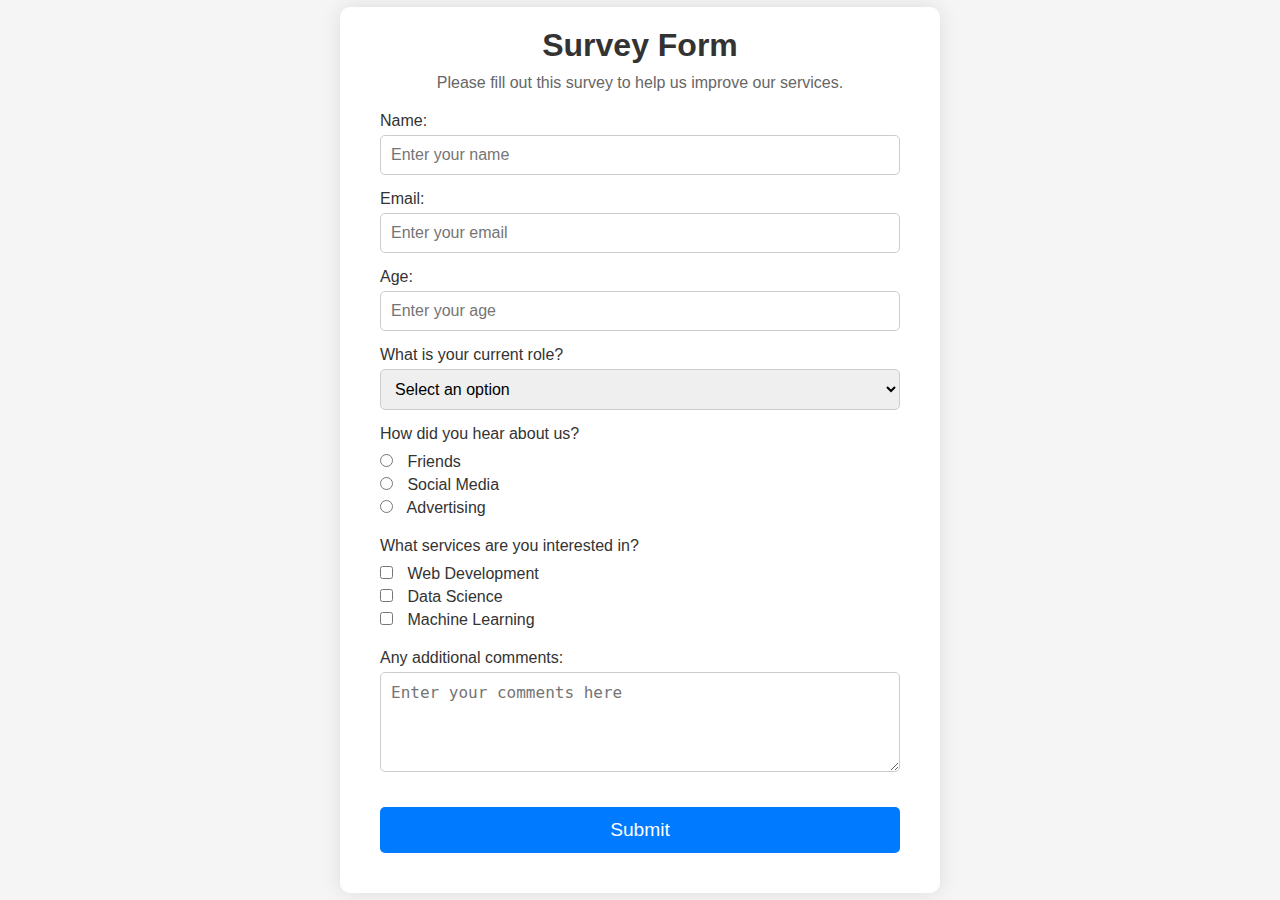
<file: 01-survey-form/index.html>
<!DOCTYPE html>
<html lang="en">
  <head>
    <meta charset="UTF-8" />
    <meta name="viewport" content="width=device-width, initial-scale=1.0" />
    <title>Survey Form</title>
    <link rel="stylesheet" href="styles.css" />
  </head>
  <body>
    <div class="container">
      <h1 id="title" class="title">Survey Form</h1>

      <p id="description" class="description">
        Please fill out this survey to help us improve our services.
      </p>

      <form id="survey-form" class="survey-form">
        <div class="form-group">
          <label id="name-label" for="name">Name:</label>
          <input
            type="text"
            id="name"
            class="form-input"
            name="name"
            placeholder="Enter your name"
            required
          />
        </div>

        <div class="form-group">
          <label id="email-label" for="email">Email:</label>
          <input
            type="email"
            id="email"
            class="form-input"
            name="email"
            placeholder="Enter your email"
            required
          />
        </div>

        <div class="form-group">
          <label id="number-label" for="number">Age:</label>
          <input
            type="number"
            id="number"
            class="form-input"
            name="age"
            min="10"
            max="100"
            placeholder="Enter your age"
            required
          />
        </div>

        <div class="form-group">
          <label for="dropdown">What is your current role?</label>
          <select id="dropdown" class="form-select" name="role" required>
            <option value="">Select an option</option>
            <option value="student">Student</option>
            <option value="professional">Professional</option>
            <option value="other">Other</option>
          </select>
        </div>

        <div class="form-group">
          <p class="referral-title">How did you hear about us?</p>
          <label
            ><input type="radio" name="referral" value="friends" required />
            Friends</label
          >
          <label
            ><input type="radio" name="referral" value="social_media" /> Social
            Media</label
          >
          <label
            ><input type="radio" name="referral" value="advertising" />
            Advertising</label
          >
        </div>

        <div class="form-group">
          <p class="referral-title">What services are you interested in?</p>
          <label
            ><input type="checkbox" name="interest" value="web_development" />
            Web Development</label
          >
          <label
            ><input type="checkbox" name="interest" value="data_science" /> Data
            Science</label
          >
          <label
            ><input type="checkbox" name="interest" value="machine_learning" />
            Machine Learning</label
          >
        </div>

        <div class="form-group">
          <label for="comments">Any additional comments:</label>
          <textarea
            id="comments"
            class="form-textarea"
            name="comments"
            placeholder="Enter your comments here"
          ></textarea>
        </div>

        <button id="submit" class="submit-button" type="submit">Submit</button>
      </form>
    </div>
  </body>
</html>
</file>
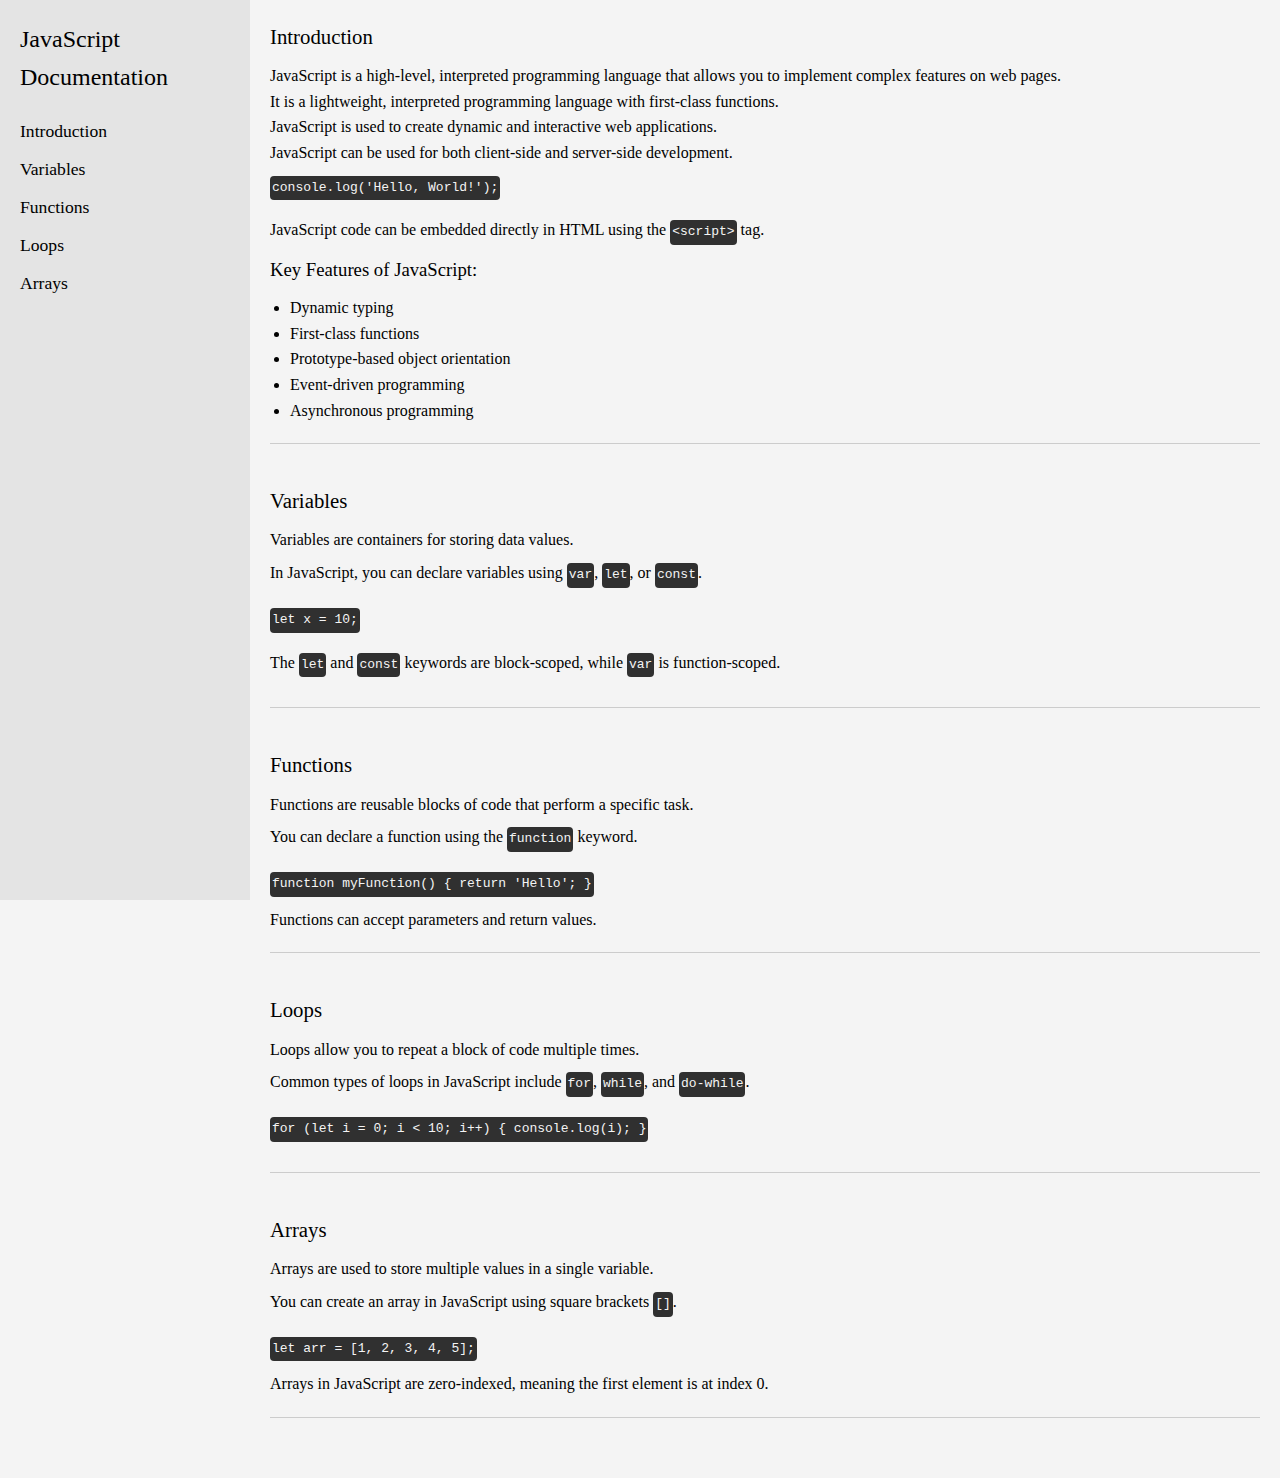
<file: 03-technical-documentation-page/index.html>
<!DOCTYPE html>
<html lang="en">
  <head>
    <meta charset="UTF-8" />
    <meta name="viewport" content="width=device-width, initial-scale=1.0" />
    <title>Technical Documentation</title>
    <link rel="stylesheet" href="./styles.css" />
  </head>
  <body>
    <header>
      <nav id="navbar" class="navbar">
        <header>JavaScript Documentation</header>
        <ul>
          <li><a href="#introduction" class="nav-link">Introduction</a></li>
          <li><a href="#variables" class="nav-link">Variables</a></li>
          <li><a href="#functions" class="nav-link">Functions</a></li>
          <li><a href="#loops" class="nav-link">Loops</a></li>
          <li><a href="#arrays" class="nav-link">Arrays</a></li>
        </ul>
      </nav>
    </header>

    <main id="main-doc">
      <section id="introduction" class="main-section">
        <header>Introduction</header>
        <p>
          JavaScript is a high-level, interpreted programming language that
          allows you to implement complex features on web pages.
        </p>
        <p>
          It is a lightweight, interpreted programming language with first-class
          functions.
        </p>
        <p>
          JavaScript is used to create dynamic and interactive web applications.
        </p>
        <p>
          JavaScript can be used for both client-side and server-side
          development.
        </p>
        <code>console.log('Hello, World!');</code>
        <p>
          JavaScript code can be embedded directly in HTML using the
          <code>&lt;script&gt;</code> tag.
        </p>
        <h3>Key Features of JavaScript:</h3>
        <ul>
          <li>Dynamic typing</li>
          <li>First-class functions</li>
          <li>Prototype-based object orientation</li>
          <li>Event-driven programming</li>
          <li>Asynchronous programming</li>
        </ul>
      </section>

      <section id="variables" class="main-section">
        <header>Variables</header>
        <p>Variables are containers for storing data values.</p>
        <p>
          In JavaScript, you can declare variables using <code>var</code>,
          <code>let</code>, or <code>const</code>.
        </p>
        <code>let x = 10;</code>
        <p>
          The <code>let</code> and <code>const</code> keywords are block-scoped,
          while <code>var</code> is function-scoped.
        </p>
      </section>

      <section id="functions" class="main-section">
        <header>Functions</header>
        <p>
          Functions are reusable blocks of code that perform a specific task.
        </p>
        <p>
          You can declare a function using the <code>function</code> keyword.
        </p>
        <code>function myFunction() { return 'Hello'; }</code>
        <p>Functions can accept parameters and return values.</p>
      </section>

      <section id="loops" class="main-section">
        <header>Loops</header>
        <p>Loops allow you to repeat a block of code multiple times.</p>
        <p>
          Common types of loops in JavaScript include <code>for</code>,
          <code>while</code>, and <code>do-while</code>.
        </p>
        <code>for (let i = 0; i &lt; 10; i++) { console.log(i); }</code>
      </section>

      <section id="arrays" class="main-section">
        <header>Arrays</header>
        <p>Arrays are used to store multiple values in a single variable.</p>
        <p>
          You can create an array in JavaScript using square brackets
          <code>[]</code>.
        </p>
        <code>let arr = [1, 2, 3, 4, 5];</code>
        <p>
          Arrays in JavaScript are zero-indexed, meaning the first element is at
          index 0.
        </p>
      </section>
    </main>
  </body>
</html>
</file>
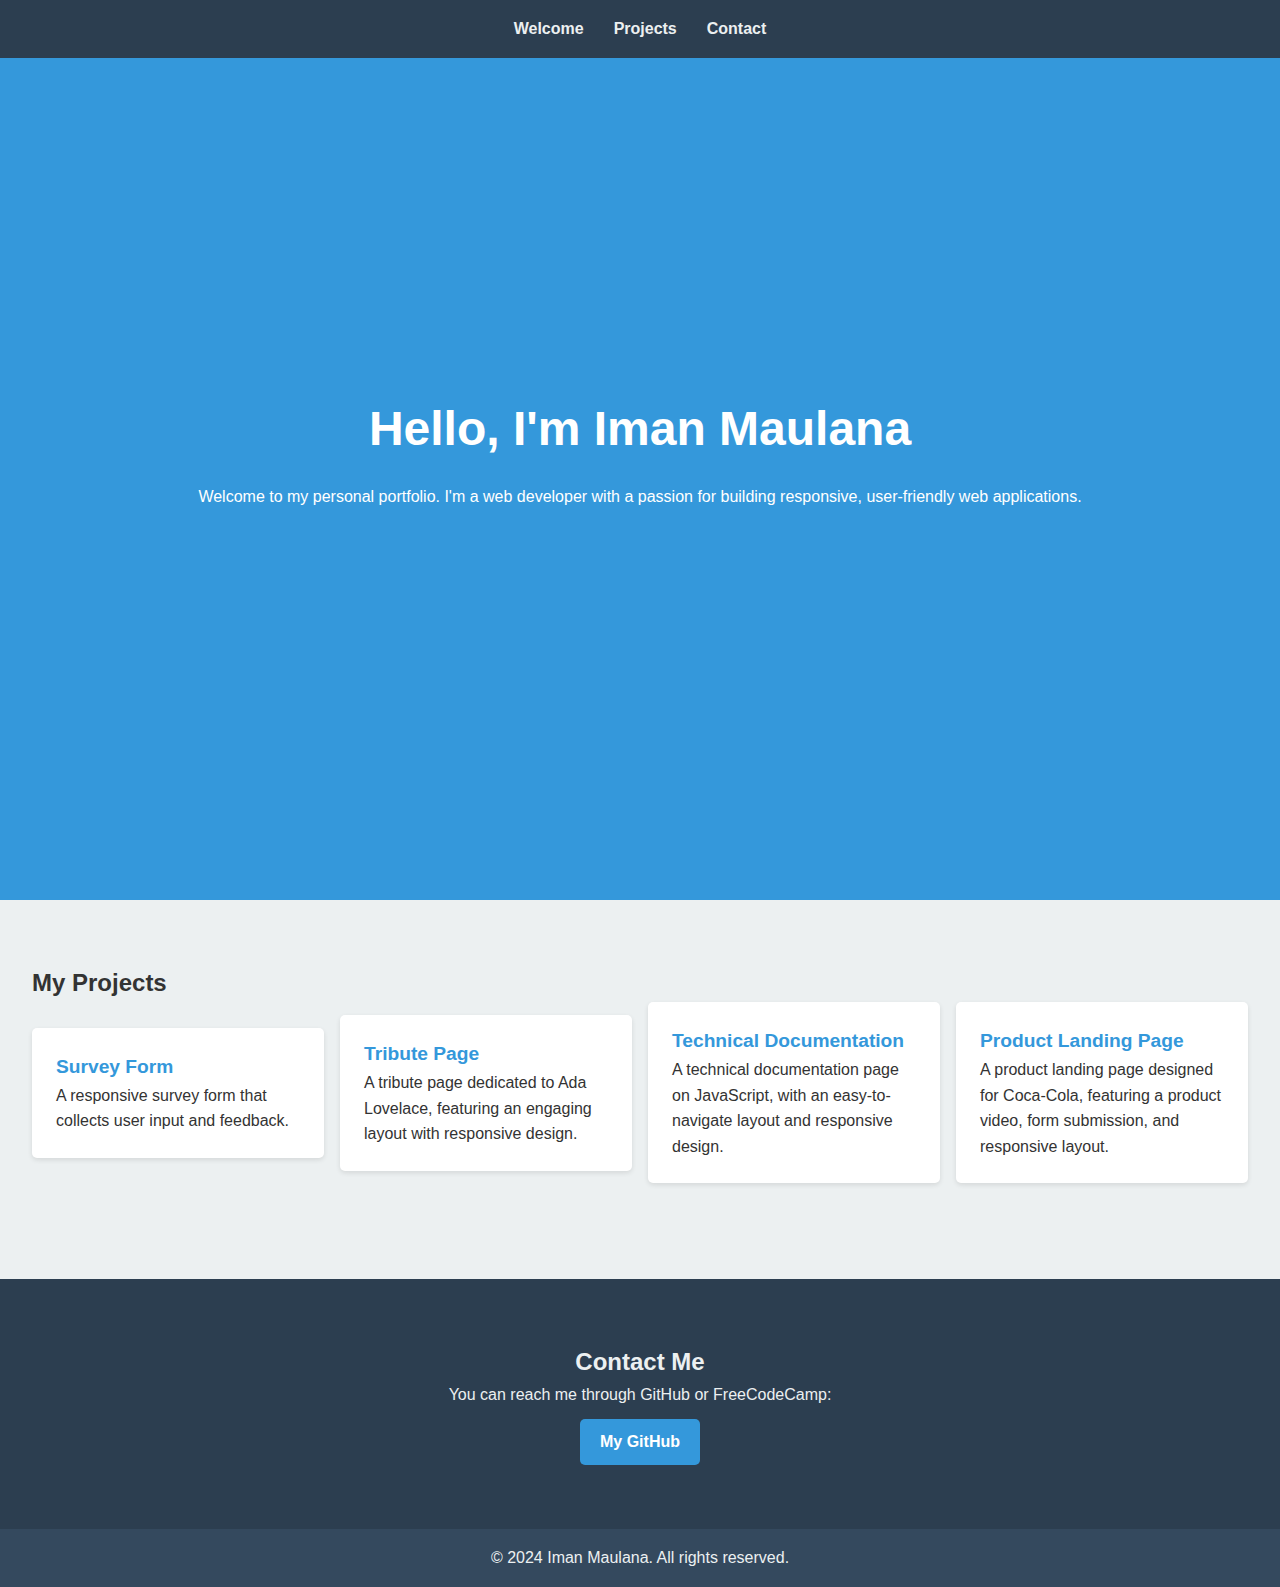
<file: 05-personal-portfolio/index.html>
<!DOCTYPE html>
<html lang="en">
  <head>
    <meta charset="UTF-8" />
    <meta name="viewport" content="width=device-width, initial-scale=1.0" />
    <title>Personal Portfolio Webpage</title>
    <link rel="stylesheet" href="./styles.css" />
  </head>
  <body>
    <header>
      <nav id="navbar">
        <ul>
          <li><a href="#welcome-section">Welcome</a></li>
          <li><a href="#projects">Projects</a></li>
          <li><a href="#contact">Contact</a></li>
        </ul>
      </nav>
    </header>

    <section id="welcome-section">
      <h1>Hello, I'm Iman Maulana</h1>
      <p>
        Welcome to my personal portfolio. I'm a web developer with a passion for
        building responsive, user-friendly web applications.
      </p>
    </section>

    <section id="projects">
      <h2>My Projects</h2>
      <div class="project-tiles">
        <div class="project-tile">
          <a href="https://www.freecodecamp.org/learn/2022/responsive-web-design/build-a-survey-form-project/build-a-survey-form" target="_blank">Survey Form</a>
          <p>A responsive survey form that collects user input and feedback.</p>
        </div>
        <div class="project-tile">
          <a href="https://www.freecodecamp.org/learn/2022/responsive-web-design/build-a-tribute-page-project/build-a-tribute-page" target="_blank">Tribute Page</a>
          <p>
            A tribute page dedicated to Ada Lovelace, featuring an engaging
            layout with responsive design.
          </p>
        </div>
        <div class="project-tile">
          <a href="https://www.freecodecamp.org/learn/2022/responsive-web-design/build-a-technical-documentation-page-project/build-a-technical-documentation-page" target="_blank"
            >Technical Documentation</a
          >
          <p>
            A technical documentation page on JavaScript, with an
            easy-to-navigate layout and responsive design.
          </p>
        </div>
        <div class="project-tile">
          <a href="https://www.freecodecamp.org/learn/2022/responsive-web-design/build-a-product-landing-page-project/build-a-product-landing-page" target="_blank"
            >Product Landing Page</a
          >
          <p>
            A product landing page designed for Coca-Cola, featuring a product
            video, form submission, and responsive layout.
          </p>
        </div>
      </div>
    </section>

    <section id="contact">
      <h2>Contact Me</h2>
      <p>You can reach me through GitHub or FreeCodeCamp:</p>
      <a
        id="profile-link"
        href="https://github.com/imanmaulana1"
        target="_blank"
        >My GitHub</a
      >
    </section>

    <footer>
      <p>&copy; 2024 Iman Maulana. All rights reserved.</p>
    </footer>
  </body>
</html>
</file>
<file: 01-survey-form/styles.css>
* {
  margin: 0;
  padding: 0;
  box-sizing: border-box;
}

body {
  min-height: 100vh;
  display: flex;
  justify-content: center;
  align-items: center;
  font-family: 'Arial', sans-serif;
  font-size: 1rem;
  background-color: #f5f5f5;
}

.container {
  background-color: #ffffff;
  padding: 20px 40px;
  border-radius: 10px;
  box-shadow: 0px 0px 20px rgba(0, 0, 0, 0.1);
  max-width: 600px;
  width: 100%;
  margin-inline: auto;
}

.title {
  font-size: 2rem;
  color: #333;
  margin-bottom: 10px;
  text-align: center;
}

.referral-title {
  color: #333;
  margin-bottom: 10px;
}

.description {
  font-size: 1rem;
  color: #666;
  text-align: center;
  margin-bottom: 20px;
}

.survey-form {
  display: flex;
  flex-direction: column;
  gap: 15px;
}

.form-group {
  display: flex;
  flex-direction: column;
}

label {
  font-size: 1rem;
  margin-bottom: 5px;
  color: #333;
}

:is(.form-input, .form-select, .form-textarea) {
  padding: 10px;
  font-size: 1rem;
  border-radius: 5px;
  border: 1px solid #ccc;
  transition: border-color 0.3s ease-in-out;
}

:is(.form-input:focus, .form-select:focus, .form-textarea:focus) {
  outline: none;
  border-color: #007bff;
}

.form-textarea {
  height: 100px;
  resize: vertical;
}

:is(input[type='radio'], input[type='checkbox']) {
  margin-right: 10px;
}

.submit-button {
  padding: 12px 20px;
  margin-block: 20px;
  font-size: 1.2rem;
  color: white;
  background-color: #007bff;
  border: none;
  border-radius: 5px;
  cursor: pointer;
  transition: background-color 0.3s ease-in-out;

  &:hover {
    background-color: #0056b3;
  }
}

@media screen and (max-width: 768px) {
  .container {
    padding: 20px;
  }

  .title {
    font-size: 1.5rem;
  }

  .description {
    font-size: 0.9rem;
  }

  .form-input,
  .form-select,
  .form-textarea {
    font-size: 0.9rem;
  }

  .submit-button {
    font-size: 1rem;
  }
}
</file>
<file: 03-technical-documentation-page/styles.css>
* {
  margin: 0;
  padding: 0;
  box-sizing: border-box;
  scroll-behavior: smooth;
}

body {
  display: flex;
  background-color: #f4f4f4;
  line-height: 1.6;
}

main {
  padding: 20px;
  margin-left: 250px;
  width: 100%;
}

h1,
h2,
h3,
header {
  margin-bottom: 10px;
  font-weight: 400;
}

.navbar {
  position: fixed;
  top: 0;
  left: 0;
  width: 250px;
  height: 100%;
  background-color: #e4e4e4;
  padding: 20px;
}

.navbar header {
  font-size: 1.5rem;
  margin-bottom: 20px;
}

.navbar ul {
  list-style: none;
  padding: 0;
}

.navbar ul li {
  margin-bottom: 10px;
}

.navbar ul li a {
  color: #000000;
  text-decoration: none;
  font-size: 1.1rem;
}

.navbar ul li a:hover {
  color: #6c96a3;
}

.main-section {
  margin-bottom: 40px;
  padding-bottom: 20px;
  border-bottom: 1px solid #ccc;
}

.main-section header {
  font-size: 1.3rem;
  margin-bottom: 10px;
}

.main-section ul {
  padding: 0 20px;
}

code {
  display: inline-block;
  background-color: #303030;
  color: #f4f4f4;
  margin-block: 10px;
  padding: 2px;
  border-radius: 4px;
}

@media screen and (max-width: 768px) {
  body {
    flex-direction: column;
  }

  .navbar {
    width: 100%;
    height: auto;
    position: relative;
  }

  main {
    margin-left: 0;
  }
}
</file>
<file: 05-personal-portfolio/styles.css>
* {
  margin: 0;
  padding: 0;
  box-sizing: border-box;
  scroll-behavior: smooth;
}

body {
  font-family: 'Arial', sans-serif;
  background-color: #f4f4f4;
  color: #333;
  line-height: 1.6;
}

#navbar {
  background-color: #2c3e50;
  color: #ecf0f1;
  padding: 1rem 0;
  position: fixed;
  width: 100%;
  top: 0;
  z-index: 1000;
}

#navbar ul {
  list-style-type: none;
  padding: 0;
  display: flex;
  justify-content: center;
}

#navbar li {
  margin: 0 15px;
}

#navbar a {
  color: #ecf0f1;
  text-decoration: none;
  font-weight: bold;
  transition: color 0.3s ease;
}

#navbar a:hover {
  color: #3498db;
}

#welcome-section {
  height: 100vh;
  display: flex;
  flex-direction: column;
  justify-content: center;
  align-items: center;
  text-align: center;
  background-color: #3498db;
  color: #fff;
}

#welcome-section h1 {
  font-size: 3rem;
  margin-bottom: 1rem;
}

#projects {
  padding: 4rem 2rem;
  background-color: #ecf0f1;
}

.project-tiles {
  display: flex;
  justify-content: space-between;
  align-items: center;
  gap: 16px;
}

.project-tile {
  width: 100%;
  background-color: #fff;
  border-radius: 5px;
  box-shadow: 0 2px 5px rgba(0, 0, 0, 0.1);
  padding: 1.5rem;
  margin-bottom: 2rem;
  transition: transform 0.3s ease;
}

.project-tile:hover {
  transform: translateY(-5px);
}

.project-tile a {
  color: #3498db;
  text-decoration: none;
  font-weight: bold;
  font-size: 1.2rem;
}

#contact {
  background-color: #2c3e50;
  color: #ecf0f1;
  padding: 4rem 2rem;
  text-align: center;
}

#profile-link {
  display: inline-block;
  background-color: #3498db;
  color: #fff;
  margin-top: 12px;
  padding: 10px 20px;
  border-radius: 5px;
  text-decoration: none;
  font-weight: bold;
  transition: background-color 0.3s ease;
}

#profile-link:hover {
  background-color: #2980b9;
}

footer {
  background-color: #34495e;
  color: #ecf0f1;
  text-align: center;
  padding: 1rem 0;
}

@media screen and (max-width: 768px) {
  #navbar ul {
    flex-direction: column;
    align-items: center;
  }

  #navbar li {
    margin: 10px 0;
  }

  #welcome-section h1 {
    font-size: 2rem;
  }

  .project-tiles {
    flex-direction: column;
  }
}
</file>
